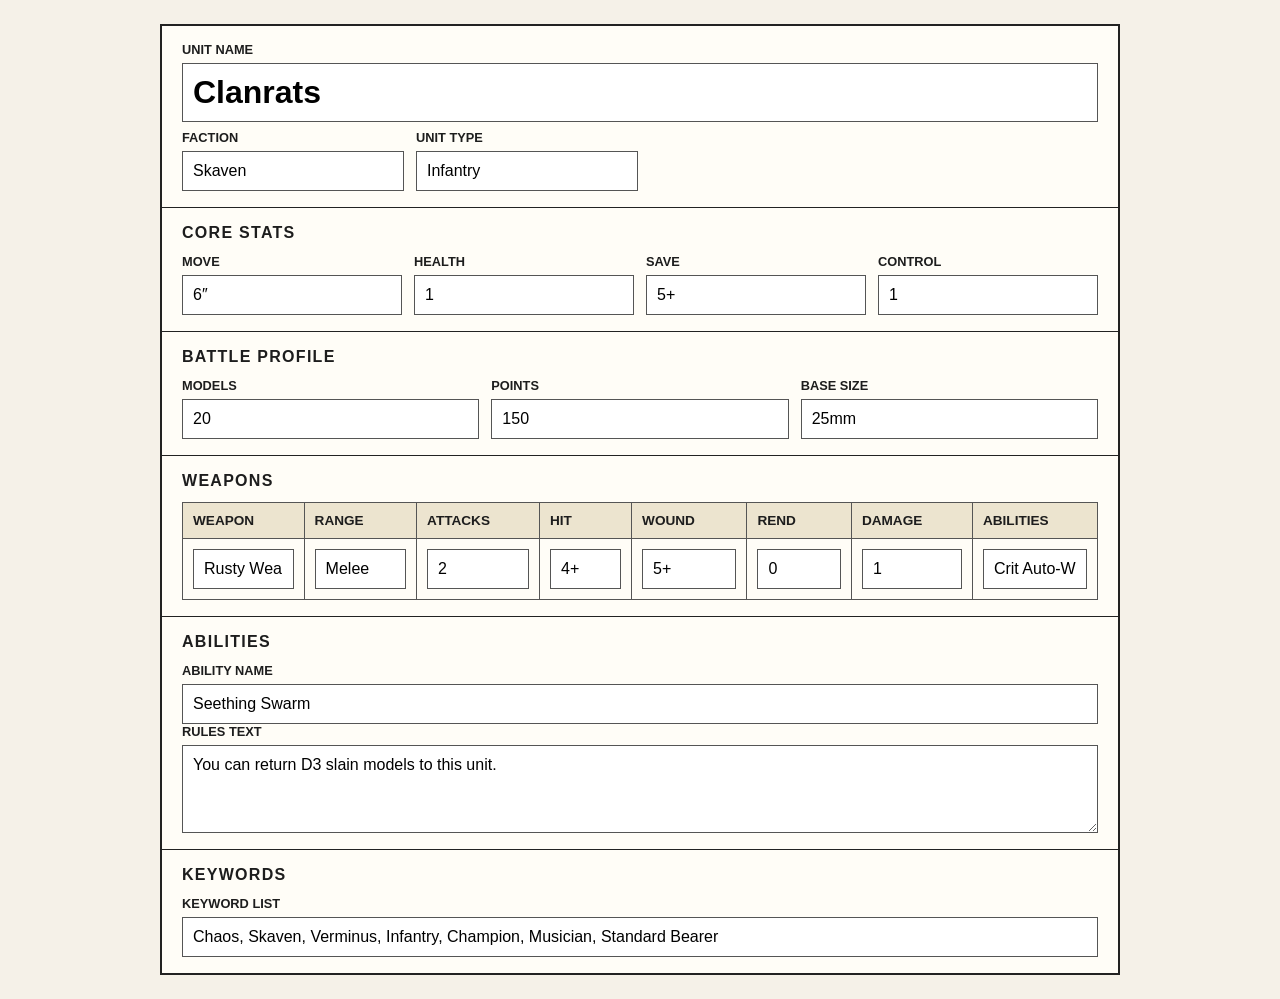
<file: src/warscroll.html>
<!doctype html>
<html lang="en">
<head>
  <meta charset="utf-8">
  <meta name="viewport" content="width=device-width, initial-scale=1">
  <title>Warscroll Layout</title>
  <link rel="stylesheet" href="styles/shared.css">
</head>
<body>
  <main class="warscroll">
    <header>
      <div class="field">
        <label for="unit-name">Unit Name</label>
        <input id="unit-name" class="unit-name" value="Clanrats">
      </div>
      <div class="unit-meta">
        <div class="field">
          <label for="faction">Faction</label>
          <input id="faction" value="Skaven">
        </div>
        <div class="field">
          <label for="unit-type">Unit Type</label>
          <input id="unit-type" value="Infantry">
        </div>
      </div>
    </header>

    <section aria-labelledby="core-stats">
      <h2 id="core-stats">Core Stats</h2>
      <div class="stat-grid">
        <div class="field">
          <label for="move">Move</label>
          <input id="move" value="6″">
        </div>
        <div class="field">
          <label for="health">Health</label>
          <input id="health" value="1">
        </div>
        <div class="field">
          <label for="save">Save</label>
          <input id="save" value="5+">
        </div>
        <div class="field">
          <label for="control">Control</label>
          <input id="control" value="1">
        </div>
      </div>
    </section>

    <section aria-labelledby="battle-profile">
      <h2 id="battle-profile">Battle Profile</h2>
      <div class="profile-grid">
        <div class="field">
          <label for="models">Models</label>
          <input id="models" value="20">
        </div>
        <div class="field">
          <label for="points">Points</label>
          <input id="points" value="150">
        </div>
        <div class="field">
          <label for="base-size">Base Size</label>
          <input id="base-size" value="25mm">
        </div>
      </div>
    </section>

    <section aria-labelledby="weapons">
      <h2 id="weapons">Weapons</h2>
      <table>
        <thead>
          <tr>
            <th scope="col">Weapon</th>
            <th scope="col">Range</th>
            <th scope="col">Attacks</th>
            <th scope="col">Hit</th>
            <th scope="col">Wound</th>
            <th scope="col">Rend</th>
            <th scope="col">Damage</th>
            <th scope="col">Abilities</th>
          </tr>
        </thead>
        <tbody>
          <tr>
            <td><input aria-label="Weapon name" value="Rusty Weapons"></td>
            <td><input aria-label="Weapon range" value="Melee"></td>
            <td><input aria-label="Weapon attacks" value="2"></td>
            <td><input aria-label="Weapon hit" value="4+"></td>
            <td><input aria-label="Weapon wound" value="5+"></td>
            <td><input aria-label="Weapon rend" value="0"></td>
            <td><input aria-label="Weapon damage" value="1"></td>
            <td><input aria-label="Weapon abilities" value="Crit Auto-Wound"></td>
          </tr>
        </tbody>
      </table>
    </section>

    <section aria-labelledby="abilities">
      <h2 id="abilities">Abilities</h2>
      <div class="field">
        <label for="ability-name">Ability Name</label>
        <input id="ability-name" value="Seething Swarm">
      </div>
      <div class="field">
        <label for="ability-text">Rules Text</label>
        <textarea id="ability-text">You can return D3 slain models to this unit.</textarea>
      </div>
    </section>

    <section aria-labelledby="keywords">
      <h2 id="keywords">Keywords</h2>
      <div class="field">
        <label for="keyword-list">Keyword List</label>
        <input id="keyword-list" value="Chaos, Skaven, Verminus, Infantry, Champion, Musician, Standard Bearer">
      </div>
    </section>
  </main>
</body>
</html>
</file>
<file: src/styles/shared.css>
:root {
  color-scheme: light;
  font-family: Arial, sans-serif;
  background: #f5f1e8;
  color: #1d1d1d;
}

* {
  box-sizing: border-box;
}

body {
  margin: 0;
  padding: 24px;
}

main {
  max-width: 960px;
  margin: 0 auto;
  border: 2px solid #222;
  background: #fffdf7;
}

section,
header {
  padding: 16px 20px;
  border-bottom: 1px solid #222;
}

section:last-child {
  border-bottom: 0;
}

h1,
h2,
h3,
p {
  margin: 0;
}

h2 {
  margin-bottom: 12px;
  font-size: 1rem;
  text-transform: uppercase;
  letter-spacing: 0.08em;
}

.unit-name {
  font-size: 2rem;
  font-weight: 700;
  margin-bottom: 8px;
}

.unit-meta {
  display: flex;
  flex-wrap: wrap;
  gap: 12px;
}

.stat-grid,
.profile-grid {
  display: grid;
  gap: 12px;
  grid-template-columns: repeat(auto-fit, minmax(120px, 1fr));
}

.field {
  display: grid;
  gap: 6px;
}

.field label {
  font-size: 0.8rem;
  font-weight: 700;
  text-transform: uppercase;
}

input,
textarea {
  width: 100%;
  padding: 10px;
  border: 1px solid #555;
  background: #fff;
  font: inherit;
}

textarea {
  min-height: 88px;
  resize: vertical;
}

table {
  width: 100%;
  border-collapse: collapse;
}

th,
td {
  padding: 10px;
  border: 1px solid #555;
  text-align: left;
  vertical-align: top;
}

th {
  background: #ece4cf;
  font-size: 0.85rem;
  text-transform: uppercase;
}
</file>
